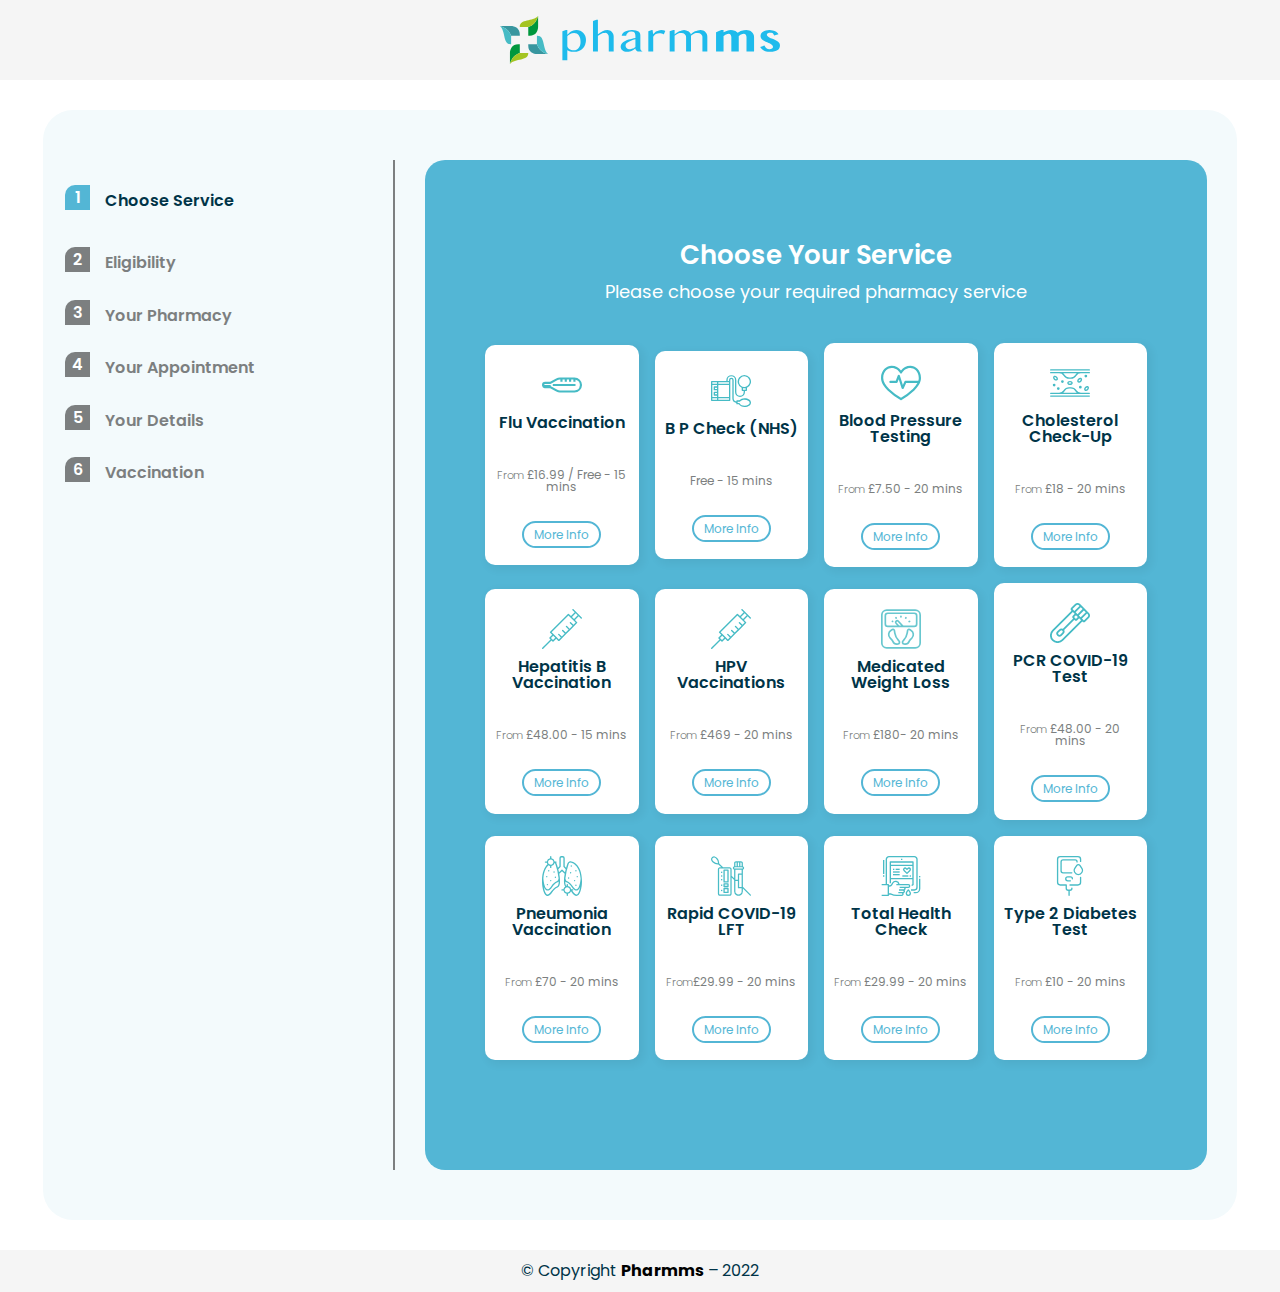
<file: index.html>
<!DOCTYPE html>
<html lang="en">

<head>
    <meta charset="UTF-8">
    <meta http-equiv="X-UA-Compatible" content="IE=edge">
    <meta name="viewport" content="width=device-width, initial-scale=1.0">
    <title>Pharmms</title>
    <meta content="" name="description">
    <meta content="" name="keywords">
    <!-- Favicons -->
    <link href="assets/img/favicon.svg" rel="icon">
    <link href="assets/img/apple-icon.svg" rel="apple-touch-icon">
    <!-- Google Fonts -->
    <link rel="preconnect" href="https://fonts.googleapis.com">
    <link rel="preconnect" href="https://fonts.gstatic.com" crossorigin>
    <link
        href="https://fonts.googleapis.com/css2?family=Poppins:ital,wght@0,100;0,200;0,300;0,400;0,500;0,600;0,700;0,800;0,900;1,100;1,200;1,300;1,400;1,500;1,600;1,700;1,800;1,900&display=swap"
        rel="stylesheet">
    <!-- Vendor CSS Files -->
    <link href="assets/vendor/bootstrap/css/bootstrap.min.css" rel="stylesheet" type="text/css">
    <link href="assets/vendor/fontawesome-free/css/all.min.css" rel="stylesheet" type="text/css" />
    <!-- Template Main CSS File -->
    <link rel="stylesheet" href="assets/css/style.css">
    <link rel="stylesheet" href="assets/css/responsive.css">
    <!-- =======================================================
  * Template Name: Pharmms - v1.0
  * Template URL: https://zohirs.com
  * Author: Zohir
  ======================================================== -->
</head>

<body>
    <!-- ======= Header ======= -->
    <header>
        <div class="container-fluid">
            <div class="header-wrapper">
                <img class="logo" src="assets/img/logo.svg" alt="">
            </div>
        </div>
    </header>
    <!-- End Header -->
    <!-- ======= Main ======= -->
    <section id="main-section">
        <div class="container-fluid">
            <div class="row form-wrapper">
                <div class="col-3 indicator-nav">
                    <div class="steps-content">
                        <div class="step-number deactive">1</div>
                        <ul class="steps-items">
                            <li class="active">
                                <div class="steps-item">
                                    <a href="index.html">Choose Service</a>
                                    <div class="step-item-info">
                                        <!-- <span>
                                            <svg xmlns="http://www.w3.org/2000/svg" width="26" height="23"
                                                viewBox="0 0 26 23">
                                                <path id="Path_2342" data-name="Path 2342"
                                                    d="M155.261,106.4c-2.994,0-6.861,2.735-6.861,8.161,0,3.028,1.863,5.86,4.322,8.357a45.08,45.08,0,0,0,8.306,6.376.7.7,0,0,0,.745,0,45.075,45.075,0,0,0,8.306-6.376c2.459-2.5,4.322-5.33,4.322-8.357,0-5.426-3.867-8.161-6.861-8.161a7.38,7.38,0,0,0-6.139,3.211,7.38,7.38,0,0,0-6.139-3.211Zm0,1.484a6.06,6.06,0,0,1,5.518,3.35.713.713,0,0,0,1.241,0,6.06,6.06,0,0,1,5.518-3.35c2.135,0,5.417,1.968,5.417,6.677a6.378,6.378,0,0,1-.293,1.855h-8.373a.721.721,0,0,0-.655.429l-1.027,2.33-1.964-6.329a.714.714,0,0,0-1.365-.023L158,116.416h-3.464a.711.711,0,0,0-.517.213.756.756,0,0,0,0,1.057.712.712,0,0,0,.517.213h3.972a.724.724,0,0,0,.677-.5l.722-2.029,1.885,6.086a.716.716,0,0,0,1.343.081l1.614-3.64h7.3a16.646,16.646,0,0,1-2.99,3.965,42.979,42.979,0,0,1-7.662,5.9,42.963,42.963,0,0,1-7.662-5.9c-2.326-2.363-3.893-4.919-3.893-7.3,0-4.709,3.282-6.677,5.417-6.677Z"
                                                    transform="translate(-148.4 -106.4)" fill="#46bbc5" />
                                            </svg>
                                            Blood Pressure Testing
                                        </span>
                                        <a href="index.html"><i class="fa fa-pen"></i></a> -->
                                    </div>
                                </div>
                            </li>
                            <li class="">
                                <div class="steps-item">
                                    <a href="eligibility.html">Eligibility</a>
                                    <div class="step-item-info">
                                        <span>You’re eligible</span>
                                        <a href="eligibility.html"><i class="fa fa-pen"></i></a>
                                    </div>
                                </div>
                            </li>
                            <li class="">
                                <div class="steps-item">
                                    <a href="pharmacy.html">Your Pharmacy</a>
                                    <div class="step-item-info">
                                        <span>Saltaire
                                            20a Bingley Road Shipley
                                            Shipley West Yorkshire
                                            BD18 4RS</span>
                                        <a href="pharmacy.html"><i class="fa fa-pen"></i></a>
                                    </div>
                                </div>
                            </li>
                            <li class="">
                                <div class="steps-item">
                                    <a href="appointment.html">Your Appointment</a>
                                    <div class="step-item-info">
                                        <span>26 Jan 2023<br>
                                            12:40 to 13:00</span>
                                        <a href="appointment.html"><i class="fa fa-pen"></i></a>
                                    </div>
                                </div>
                            </li>
                            <li class="">
                                <div class="steps-item">
                                    <a href="details.html">Your Details</a>
                                    <div class="step-item-info">
                                        <span> </span>
                                        <a href="details.html"><i class="fa fa-pen"></i></a>
                                    </div>
                                </div>
                            </li>
                            <li class="">
                                <div class="steps-item">
                                    <a href="vaccination.html">Vaccination</a>
                                    <div class="step-item-info">
                                        <span> </span>
                                    </div>
                                </div>
                            </li>
                        </ul>
                    </div>
                </div>
                <div class="col-9 form-content">
                    <!-- Start Choose Service -->
                    <div class="main-form active">
                        <div class="form-head">
                            <h2>Choose Your Service</h2>
                            <p>Please choose your required pharmacy service</p>
                        </div>
                        <div class="form-body">
                            <div class="service-items">
                                <div class="service-item">
                                    <img class="service-icon" src="assets/img/service-icons/service-icons (1).svg">
                                    <h5>Flu Vaccination</h5>
                                    <p><small>From </small>£16.99 / Free - 15 mins</p>
                                    <a class="btn-more" href="eligibility.html">More Info</a>
                                </div>
                                <div class="service-item">
                                    <img class="service-icon" src="assets/img/service-icons/service-icons (7).svg">
                                    <h5>B P Check (NHS)</h5>
                                    <p>Free - 15 mins</p>
                                    <a class="btn-more" href="eligibility.html">More Info</a>
                                </div>
                                <div class="service-item">
                                    <img class="service-icon" src="assets/img/service-icons/service-icons (8).svg">
                                    <h5>Blood Pressure Testing</h5>
                                    <p><small>From </small>£7.50 - 20 mins</p>
                                    <a class="btn-more" href="eligibility.html">More Info</a>
                                </div>
                                <div class="service-item">
                                    <img class="service-icon" src="assets/img/service-icons/service-icons (2).svg">
                                    <h5>Cholesterol Check-Up </h5>
                                    <p><small>From </small>£18 - 20 mins</p>
                                    <a class="btn-more" href="eligibility.html">More Info</a>
                                </div>
                                <div class="service-item">
                                    <img class="service-icon" src="assets/img/service-icons/service-icons (9).svg">
                                    <h5>Hepatitis B Vaccination</h5>
                                    <p><small>From </small>£48.00 - 15 mins</p>
                                    <a class="btn-more" href="eligibility.html">More Info</a>
                                </div>
                                <div class="service-item">
                                    <img class="service-icon" src="assets/img/service-icons/service-icons (10).svg">
                                    <h5>HPV Vaccinations </h5>
                                    <p><small>From </small>£469 - 20 mins</p>
                                    <a class="btn-more" href="eligibility.html">More Info</a>
                                </div>
                                <div class="service-item">
                                    <img class="service-icon" src="assets/img/service-icons/service-icons (3).svg">
                                    <h5>Medicated Weight Loss </h5>
                                    <p><small>From </small>£180- 20 mins</p>
                                    <a class="btn-more" href="eligibility.html">More Info</a>
                                </div>
                                <div class="service-item">
                                    <img class="service-icon" src="assets/img/service-icons/service-icons (11).svg">
                                    <h5>PCR COVID-19 Test</h5>
                                    <p><small>From </small>£48.00 - 20 mins</p>
                                    <a class="btn-more" href="eligibility.html">More Info</a>
                                </div>
                                <div class="service-item">
                                    <img class="service-icon" src="assets/img/service-icons/service-icons (4).svg">
                                    <h5>Pneumonia Vaccination</h5>
                                    <p><small>From </small>£70 - 20 mins</p>
                                    <a class="btn-more" href="eligibility.html">More Info</a>
                                </div>
                                <div class="service-item">
                                    <img class="service-icon" src="assets/img/service-icons/service-icons (5).svg">
                                    <h5>Rapid COVID-19 LFT</h5>
                                    <p><small>From</small>£29.99 - 20 mins</p>
                                    <a class="btn-more" href="eligibility.html">More Info</a>
                                </div>
                                <div class="service-item">
                                    <img class="service-icon" src="assets/img/service-icons/service-icons (6).svg">
                                    <h5>Total Health Check</h5>
                                    <p><small>From </small>£29.99 - 20 mins</p>
                                    <a class="btn-more" href="eligibility.html">More Info</a>
                                </div>
                                <div class="service-item">
                                    <img class="service-icon" src="assets/img/service-icons/service-icons (12).svg">
                                    <h5>Type 2 Diabetes Test</h5>
                                    <p><small>From </small>£10 - 20 mins</p>
                                    <a class="btn-more" href="eligibility.html">More Info</a>
                                </div>
                            </div>
                        </div>
                    </div>
                    <!-- End Choose Service -->
                </div>
            </div>
        </div>
    </section>
    <!-- End main -->
    <!-- ======= Footer ======= -->
    <footer>
        <div class="container-fluid">
            <div class="footer-wrapper">
                <p class="copyright">© Copyright <a href="#">Pharmms</a> – 2022</p>
            </div>
        </div>
    </footer>
    <!-- Vendor JS Files -->
    <script src="assets/vendor/bootstrap/js/bootstrap.bundle.min.js"></script>

    <!-- Template Main JS File -->
    <script src="assets/js/main.js"></script>
</body>

</html>
</file>
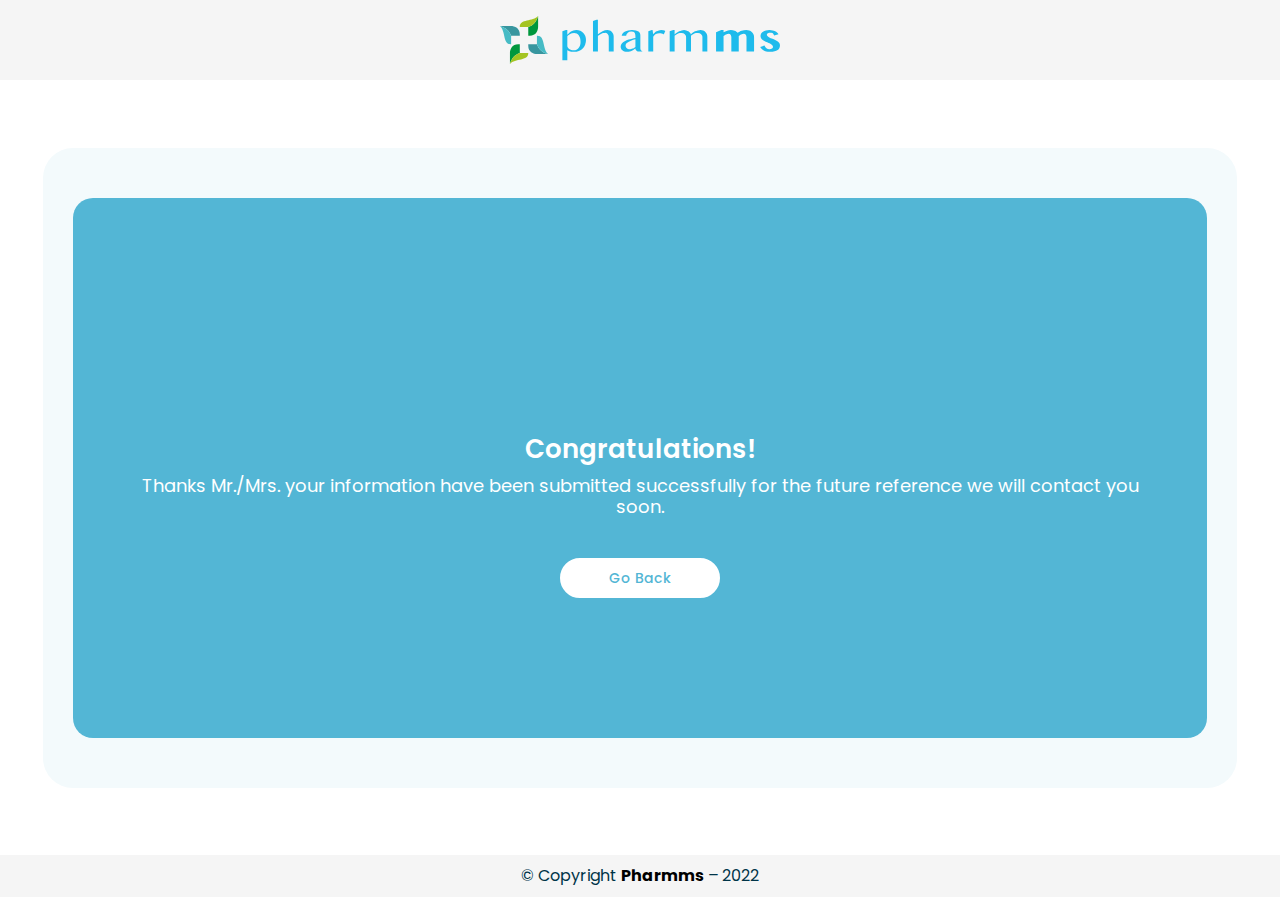
<file: thank-you.html>
<!DOCTYPE html>
<html lang="en">

<head>
    <meta charset="UTF-8">
    <meta http-equiv="X-UA-Compatible" content="IE=edge">
    <meta name="viewport" content="width=device-width, initial-scale=1.0">
    <title>Pharmms</title>
    <meta content="" name="description">
    <meta content="" name="keywords">
    <!-- Favicons -->
    <link href="assets/img/favicon.svg" rel="icon">
    <link href="assets/img/apple-icon.svg" rel="apple-touch-icon">
    <!-- Google Fonts -->
    <link rel="preconnect" href="https://fonts.googleapis.com">
    <link rel="preconnect" href="https://fonts.gstatic.com" crossorigin>
    <link
        href="https://fonts.googleapis.com/css2?family=Poppins:ital,wght@0,100;0,200;0,300;0,400;0,500;0,600;0,700;0,800;0,900;1,100;1,200;1,300;1,400;1,500;1,600;1,700;1,800;1,900&display=swap"
        rel="stylesheet">
    <!-- Vendor CSS Files -->
    <link href="assets/vendor/bootstrap/css/bootstrap.min.css" rel="stylesheet" type="text/css">
    <link href="assets/vendor/fontawesome-free/css/all.min.css" rel="stylesheet" type="text/css" />
    <!-- Template Main CSS File -->
    <link rel="stylesheet" href="assets/css/style.css">
    <link rel="stylesheet" href="assets/css/responsive.css">
    <!-- =======================================================
  * Template Name: Pharmms - v1.0
  * Template URL: https://zohirs.com
  * Author: Zohir
  ======================================================== -->
</head>

<body>
    <!-- ======= Header ======= -->
    <header>
        <div class="container-fluid">
            <div class="header-wrapper">
                <img class="logo" src="assets/img/logo.svg" alt="">
            </div>
        </div>
    </header>
    <!-- End Header -->
    <!-- ======= Main ======= -->
    <section id="main-section">
        <div class="container-fluid">
            <div class="row form-wrapper">                
                <div class="col-12 form-content" id="congratulations">
                   <!-- Start Congratulations -->
                   <div class="main-form">
                    <svg class="cong_checkmark" xmlns="http://www.w3.org/2000/svg" viewBox="0 0 52 52">
                        <circle class="cong_checkmark__circle" cx="26" cy="26" r="25" fill="none" />
                        <path class="cong_checkmark__check" fill="none" d="M14.1 27.2l7.1 7.2 16.7-16.8" />
                    </svg>
                    <div class="form-head">
                        <h2>Congratulations!</h2>
                        <p>Thanks Mr./Mrs. <span class="shown_name"></span> your information have been submitted
                            successfully for the future reference we will contact you soon.</p>
                            <button class="main-btn" onclick="window.location.href='index.html'">Go Back</button>
                    </div>
                </div>
                <!-- End Congratulations -->                 
                    
                </div>
            </div>
        </div>
    </section>
    <!-- End main -->
    <!-- ======= Footer ======= -->
    <footer>
        <div class="container-fluid">
            <div class="footer-wrapper">
                <p class="copyright">© Copyright <a href="#">Pharmms</a> – 2022</p>
            </div>
        </div>
    </footer>
    <!-- Vendor JS Files -->
    <script src="assets/vendor/bootstrap/js/bootstrap.bundle.min.js"></script>

    <!-- Template Main JS File -->
    <script src="assets/js/main.js"></script>
</body>

</html>
</file>
<file: assets/css/style.css>
/**
* Template Name: Pharmms - v1.0
* Template URL: https://zohirs.com
* Author: Zohir
*/


/**
* Google Fonts
*/

@import url('https://fonts.googleapis.com/css2?family=Poppins:ital,wght@0,100;0,200;0,300;0,400;0,500;0,600;0,700;0,800;0,900;1,100;1,200;1,300;1,400;1,500;1,600;1,700;1,800;1,900&display=swap');

:root {

    --ph-main: #53B6D5;
    --ph-light: rgb(243, 250, 252);
    --ph-dark: rgb(245, 245, 245);
    --ph-white: rgb(255, 255, 255);
    --ph-text: rgb(124, 127, 128);
    --ph-text-active: rgb(0, 52, 72);
    --ph-red: rgb(212, 34, 11);
    --ph-green: rgb(53, 197, 17);
    --ph-black: rgb(0, 0, 0);
    --ph-shadow: 3px 3px 8px 2px rgb(0 0 0 / 5%);
    --ph-font-primary: 'Poppins', sans-serif;
    --ph-font-secondary: "Montserrat", sans-serif;
}

/*--------------------------------------------------------------
  # General
  --------------------------------------------------------------*/
* {
    padding: 0;
    margin: 0;
}

::-webkit-scrollbar {
    width: 5px;
}

/* Track */
::-webkit-scrollbar-track {
    background: var(--ph-light)
}

/* Handle */
::-webkit-scrollbar-thumb {
    background: var(--ph-main)
}

/* Handle on hover */
::-webkit-scrollbar-thumb:hover {
    background: var(--ph-main)
}

body {
    font-family: var(--ph-font-primary);
    font-size: 16px;
    line-height: 1.4em;
    width: 100%;
    height: 100vh;
}

a {
    color: initial;
    text-decoration: none;
    transition: all ease-in-out 0.2s;
}

a:hover {
    color: var(--ph-text-active);
    text-decoration: none;
}

h1,
h2,
h3,
h4,
h5,
h6 {
    font-weight: 600;
    line-height: 1.2em;
}

p {
    font-size: 16px;
    color: var(--ph-text);
    margin-bottom: 15px;
}

img {
    max-width: 100%;
}

input,
select,
textarea,
button {
    outline: none;
}

.warning {
    border: 1px solid var(--ph-red) !important;
}

.active {
    display: block !important;
}

.deactive {
    display: none !important;
}

.container-fluid {
    padding-left: 25px;
    padding-right: 25px;
}


/*--------------------------------------------------------------
# Header
--------------------------------------------------------------*/

header {
    background: var(--ph-dark);
    min-height: 80px;
    align-items: center;
    display: flex;
    padding: 10px 0;
}

header .header-wrapper {
    align-items: center;
    display: flex;
    justify-content: center;
}

header img.logo {
    width: 280px;
    padding: 0;
    margin: 0;
    text-align: center;
}


/*--------------------------------------------------------------
# Main Content
--------------------------------------------------------------*/

#main-section {
    background: var(--ph-white);
    min-height: calc(100vh - 125px);
    height: auto;
    align-items: center;
    display: flex;
    padding: 30px;
}

#main-section .form-wrapper {
    display: -webkit-box;
    display: -webkit-flex;
    display: -ms-flexbox;
    flex-wrap: wrap;
    align-items: flex-start;
    padding: 50px 30px;
    background: var(--ph-light);
    border: none;
    border-radius: 30px;
    /* box-shadow: var(--ph-shadow); */
}

/*Left-side-start*/
#main-section .indicator-nav {
    width: 320px;
    max-width: 100%;
    padding: 0;
    padding-right: 30px;
    border: none;
    display: flex;
    flex-direction: column;
}

.steps-content {
    color: var(--ph-text-active);
}

.steps-items {
    list-style: none;
    font-size: 16px;
    font-weight: 600;
    counter-reset: container 0;
    background-color: transparent;
}

.steps-items li {
    position: relative;
    width: 100%;
    text-align: left;
    margin: 30px 0px;
    counter-increment: container 1;
    color: var(--ph-text);
}
.steps-items li a{
    position: relative;
    cursor: pointer;
    margin-bottom: 10px;
    color: var(--ph-text);
}

.steps-items li.active a,
.steps-items li:hover a {
    color: var(--ph-text-active);
}

.steps-items li .step-item-info {
    display: none;
    font-size: 10px;
    line-height: 1.2;
    color: var(--ph-text);
    font-size: 10px;
    font-weight: 300;
    margin-top: 10px;
}

.steps-items li.active .step-item-info {
    display: flex;
    align-items: center;
    justify-content: space-between;
}

.steps-items li.active .step-item-info a {
    font-size: 16px;
    color: var(--ph-main);
    width: 20px;
}

.steps-items li::before {
    content: counter(container);
    line-height: 25px;
    text-align: center;
    position: absolute;
    height: 25px;
    width: 25px;
    border: none;
    border-radius: 10px 0 0 0;
    left: -40px;
    top: -5px;
    z-index: 10;
    background-color: var(--ph-text);
    color: var(--ph-white);
}

.steps-items li.active::before {
    background-color: var(--ph-main);
    color: var(--ph-white);
}

/* .steps-items li::after {
    content: '';
    position: absolute;
    height: 90px;
    width: 2px;
    background-color: var(--ph-white);
    z-index: 1;
    left: -27px;
    top: -70px;
}

.steps-items li.active::after {
    background-color: var(--ph-white);
}

.steps-items li:first-child:after {
    display: none;
} */

/*left-side-end*/

/*Right-side-start*/
#main-section .form-content {
    width: calc(100% - 320px);
    max-width: 100%;
    padding: 0;
    padding-left: 30px;
    border: none;
    border-left: 2px solid var(--ph-text);
    display: flex;
    flex-direction: column;
}

#main-section .form-content .main-form {    
    padding: 80px 60px;
    background: var(--ph-main);
    width: 100%;
    border: none;
    border-radius: 20px;
    position: relative;
    min-height: 60vh;
}

.form-head {
    text-align: center;
}

.form-head h2 {
    font-size: 26px;
    margin-bottom: 10px;
    color: var(--ph-white);
}

.form-head p {
    font-size: 18px;
    line-height: 1.2;
    margin-bottom: 10px;
    color: var(--ph-white);
}

.form-head .buttons {
    position: absolute;
    top: 20px;
    left: 20px;
    right: 20px;
    display: flex;
    justify-content: space-between;
}

.form-head .buttons button {
    height: 30px;
    width: 30px;
    padding: 5px;
    border: 2px solid var(--ph-white);
    border-radius: 20px;
    cursor: pointer;
    font-size: 16px;
    font-weight: 600;
    line-height: 1;
    background-color: var(--ph-white);
    color: var(--ph-main);
}

.form-sub-title h3 {
    font-size: 18px;
    color: var(--ph-white);
}

.form-sub-title p {
    font-size: 16px;
    color: var(--ph-white);
}

.form-body {
    margin: 0;
    padding: 30px 0;
    display: block;
    width: 100%;
    color: var(--ph-white);
}

.form-body p {
    margin: 0;
    padding: 30px 0;
    width: 100%;
    color: var(--ph-white);
}

.form-btn-group {
    display: flex;    
    flex-wrap: wrap;
    gap: 20px;
    margin-top: 30px;
}

.form-footer {
    display: flex;
    justify-content: flex-end;
    gap: 20px;
    position: absolute;
    bottom: 30px;
    left: 30px;
    right: 30px;
}

button.main-btn {
    height: 40px;
    width: auto;
    min-width: 160px;
    padding: 10px 20px;
    border: 2px solid var(--ph-white);
    border-radius: 20px;
    cursor: pointer;
    font-size: 14px;
    font-weight: 500;
    line-height: 1;
    background-color: var(--ph-white);
    color: var(--ph-main);
}

button.outline-btn {
    height: 40px;
    width: auto;
    min-width: 160px;
    padding: 10px 20px;
    border: 2px solid var(--ph-white);
    border-radius: 20px;
    cursor: pointer;
    font-size: 14px;
    font-weight: 500;
    line-height: 1;
    background-color: transparent;
    color: var(--ph-white);
}

/* Choose Service */
.service-items {
    display: flex;
    align-items: center;
    justify-content: center;
    gap: 16px;
    width: 100%;
    flex-wrap: wrap;
}

.service-items .service-item {
    display: block;
    background: var(--ph-white);
    border: none;
    border-radius: 10px;
    text-align: center;
    padding: 20px 10px;
    width: calc(25% - 12px);
    box-shadow: var(--ph-shadow);
}

.service-items .service-item .service-icon {
    display: inline;
    border: none;
    outline: none;
    text-align: center;
    margin-bottom: 10px;
    width: 40px;
    height: 40px;
}

.service-items .service-item h5 {
    font-size: 16px;
    font-weight: 600;
    line-height: 1;
    color: var(--ph-text-active);
}

.service-items .service-item p {
    font-size: 12px;
    font-weight: 400;
    line-height: 1;
    color: var(--ph-text);
}

.service-items .service-item p small {
    font-size: 11px;
    font-weight: 300;
}

.service-items .service-item .btn-more {
    width: auto;
    min-width: 90px;
    padding: 3px 10px;
    border: 2px solid var(--ph-main);
    border-radius: 15px;
    cursor: pointer;
    font-size: 12px;
    font-weight: 400;
    line-height: 1;
    background-color: var(--ph-white);
    color: var(--ph-main);
}

/* Eligibility */
.form-check {
    display: block;
    margin: 0;
    margin-bottom: 20px;
}

.form-check {
    display: block;
    margin: 0;
    margin-bottom: 20px;
}

.form-lable {
    color: var(--ph-white);
    font-size: 18px;
}

/* Pharmacy */
.form-note {
    background: rgba(255, 255, 255, 0.3);
    padding: 10px 20px;
    margin: 0;
    margin-bottom: 30px;
    border: none;
    border-radius: 10px;
    position: relative;
    box-shadow: var(--ph-shadow);
}

.form-note p {
    color: var(--ph-text-active);
    font-size: 14px;
    font-style: italic;
    padding: 0;
    margin: 0;
    margin-left: 30px;
    max-width: calc(100% - 30px);
}

.form-note p::before {
    content: "i";
    font-weight: bold;
    font-style: normal;
    line-height: 1.2;
    text-align: center;
    padding: 5px;
    width: 25px;
    height: 25px;
    display: block;
    color: var(--ph-white);
    background: var(--ph-main);
    border: none;
    border-radius: 25px;
    position: absolute;
    left: 15px;
    top: 10px;
}

.search-postcode {
    position: relative;
    color: var(--ph-white);
    display: inline-block;
    width: 100%;
    max-width: 380px;
}

.search-postcode input {
    text-indent: 10px;
    height: 40px;
    width: 100%;
    padding: 10px 20px;
    border: 2px solid var(--ph-white);
    border-radius: 20px;
    font-size: 14px;
    font-weight: 500;
    line-height: 1;
    background-color: transparent;
    color: var(--ph-white);
    outline: none;
}

.search-postcode input::placeholder {
    color: var(--ph-white);
}

.search-postcode button {
    position: absolute;
    top: 0;
    bottom: 0;
    left: auto;
    right: 10px;
    width: 40px;
    height: 40px;
    background: transparent;
    border: none;
    color: var(--ph-white);
    font-size: 18px;
}

.use-location {
    height: 40px;
    width: auto;
    min-width: 160px;
    padding: 10px 20px;
    border: 2px solid var(--ph-white);
    border-radius: 20px;
    cursor: pointer;
    font-size: 14px;
    font-weight: 500;
    line-height: 1;
    background-color: transparent;
    color: var(--ph-white);
}

.use-location i {
    margin-right: 15px;
}

.map-location {
    margin: 30px 0px;
    border: none;
    border-radius: 20px;
}

.map-location iframe {
    border: none;
    border-radius: 10px;
}

.suggested-location {
    margin: 0;
}

.suggested-location .location-group {
    margin: 0;
    position: relative;
}

.location-group .location-items {
    margin: 30px 0;
    padding: 10px 0;
    position: relative;
    display: flex;
    flex-direction: row;
    flex-wrap: wrap;
    gap: 10px;
    justify-content: space-between;
    border: none;
    border-bottom: 1px solid var(--ph-text);
}

.location-items .location-name {
    display: block;
    width: 100%;
    font-size: 24px;
    font-weight: bold;
    color: var(--ph-white);
}

.location-items .location-details {
    display: block;
    width: calc(80% - 10px);
}

.location-items .location-details p {
    font-size: 14px;
    color: var(--ph-white);
}

.location-items .location-details a {
    font-size: 14px;
    font-weight: 500;
    text-decoration: underline;
    color: var(--ph-white);
}

.location-items .location-action {
    display: inline-flex;
    width: 20%;
    flex-direction: column;
    justify-content: flex-end;
    align-items: flex-end;
}

.location-items .location-action p {
    font-size: 12px;
    color: var(--ph-white);
    text-align: end;
}


.suggested-location .load-more {
    margin: 0;
    margin-top: 30px;
    display: flex;
    align-items: center;
    justify-content: center;
    text-align: center;
}

.suggested-location .load-more .load-more-btn {
    height: auto;
    width: auto;
    min-width: 160px;
    padding: 10px;
    border: none;
    cursor: pointer;
    font-size: 14px;
    font-weight: 500;
    line-height: 1;
    text-decoration: underline;
    background-color: transparent;
    color: var(--ph-white);
}

/* Appointment */
.appointment-calender {
    display: block;
    width: 480px;
    max-width: 100%;
    padding: 30px;
    border-radius: 30px;
    background: var(--ph-white);
    box-shadow: var(--ph-shadow);
}

.month {
    padding: 20px;
    width: 100%;
    text-align: center;
}

.month ul {
    list-style: none;
    margin: 0;
    padding: 0;
}

.month ul li {
    color: var(--ph-text-active);
    font-size: 16px;
    font-weight: 500;
}

.month .prev {
    float: left;
    padding-top: 10px;
}

.month .next {
    float: right;
    padding-top: 10px;
}

.weekdays {
    margin: 0;
    padding: 10px;
    display: flex;
    gap: 10px;
}

.weekdays li {
    display: inline-block;
    width: calc((100% / 7) - 10px);
    padding: 10px 5px;
    font-weight: 500;
    text-align: center;
    color: var(--ph-white);
    background-color: var(--ph-text);
    border: none;
    border-radius: 10px;
    cursor: pointer;
}

.days {
    margin: 0;
    padding: 10px;
    display: flex;
    gap: 10px;
    flex-direction: row;
    flex-wrap: wrap;
}

.days li {
    display: inline-block;
    width: calc((100% / 7) - 10px);
    padding: 10px 5px;
    text-align: center;
    border: 1px solid transparent;
    border-radius: 50px;
    color: var(--ph-text-active);
    cursor: pointer;
}

.days li.date-active {
    color: var(--ph-white);
    background-color: var(--ph-main);
}

.days li.date-bordered {
    border: 1px solid var(--ph-main);
}

hr.line {
    background: var(--ph-white);
    height: 2px;
    width: 100%;
}

.appoint-times {
    display: flex;
    flex-wrap: wrap;
    align-items: flex-start;
    justify-content: flex-start;
    width: 100%;
    gap: 20px;
}

.appoint-times .time-lable {
    width: calc((100% / 7) - 18px);
    display: inline-block;
    padding: 5px 10px;
    border: none;
    border-radius: 20px;
    cursor: pointer;
    text-align: center;
    color: var(--ph-text-active);
    background: var(--ph-white);
    box-shadow: var(--ph-shadow);
    transition: all 0.9s;
}

.appoint-times .time-lable.time-active,
.appoint-times .time-lable:hover {
    color: var(--ph-white);
    background: var(--ph-text-active);
    box-shadow: var(--ph-shadow);
}

/* Your Details  */
.personal-details .form-group {
    margin-bottom: 30px;
}

.personal-details .form-group label {
    display: block;
    margin-bottom: 10px;
}

.personal-details .form-group input,
.personal-details .form-group select {
    height: 40px;
    width: 100%;
    padding: 10px 20px;
    border: 2px solid var(--ph-white);
    border-radius: 20px;
    font-size: 14px;
    font-weight: 500;
    line-height: 1;
    background-color: transparent;
    color: var(--ph-white);
    outline: none;
}

.personal-details .form-group input::placeholder {
    color: var(--ph-white);
    opacity: 0;
}

.form-group input[type=checkbox],
.form-group input[type="radio"] {
    height: 20px;
    width: 20px;
    padding: 10px 10px;
    margin-right: 10px;
    font-size: 14px;
    font-weight: 500;
    line-height: 1;
    background-color: var(--ph-main);
    color: var(--ph-white);
    border: 2px solid var(--ph-white);
    border-radius: 5px;
    outline: none;
    position: relative;
    display: inline-block;
    cursor: pointer;
    line-height: 0;
    vertical-align: text-top;
    opacity: .8;
}

.form-group .form-check label,
.form-group .form-check label {
    display: block;
}

.form-group input[type=checkbox]:hover,
.form-group input[type="radio"]:hover {
    opacity: 1;
}

.form-group input[type=checkbox]:checked,
.form-group input[type="radio"]:checked {
    background-color: var(--ph-main);
    opacity: 1;
}

/* Vaccination */

.vaccination .form-btn-group {
    display: flex;
    justify-content: center;
}

.more-applies {
    text-align: center;
    margin: 30px 0;
}

.more-applies p {
    text-align: center;
    margin: 0;
    padding: 0;
}

.by-vaccination {
    display: flex;
    justify-content: flex-start;
    gap: 20px;
    width: 100%;
    flex-wrap: wrap;
    flex-direction: row;
    margin-top: 50px;
}

.by-vaccination .form-group {
    display: block;
    width: calc((100% / 3) - 15px);
}

/*--------------------------------------------------------------
# Congratulations
--------------------------------------------------------------*/
#congratulations.form-content {
    width: 100%;
    padding: 0;
    padding-left: initial;
    border-left: none;
}
#congratulations.form-content button {
    margin-top: 30px;
}
.cong_checkmark__circle {
    stroke-dasharray: 166;
    stroke-dashoffset: 166;
    stroke-width: 2;
    stroke-miterlimit: 10;
    stroke: var(--ph-white);
    fill: none;
    animation: stroke 0.6s cubic-bezier(0.65, 0, 0.45, 1) forwards;
}

.cong_checkmark {
    width: 56px;
    height: 56px;
    border-radius: 50%;
    display: block;
    stroke-width: 2;
    stroke: var(--ph-main);
    stroke-miterlimit: 10;
    margin: 50px auto;
    box-shadow: inset 0px 0px 0px var(--ph-white);
    animation: fill .4s ease-in-out .4s forwards, scale .3s ease-in-out .9s both;
}

.cong_checkmark__check {
    transform-origin: 50% 50%;
    stroke-dasharray: 48;
    stroke-dashoffset: 48;
    animation: stroke 0.3s cubic-bezier(0.65, 0, 0.45, 1) 0.8s forwards;
}

@keyframes stroke {
    100% {
        stroke-dashoffset: 0;
    }
}

@keyframes scale {

    0%,
    100% {
        transform: none;
    }

    50% {
        transform: scale3d(1.1, 1.1, 1);
    }
}

@keyframes fill {
    100% {
        box-shadow: inset 0px 0px 0px 30px var(--ph-white);
    }
}


/*--------------------------------------------------------------
# Footer
--------------------------------------------------------------*/

footer {
    background: var(--ph-dark);
    color: var(--ph-text-active);
    min-height: 30px;
    align-items: center;
    display: flex;
    padding: 10px 0;
}

.footer-wrapper {
    display: flex;
    justify-content: center;
    align-items: center;
}

p.copyright {
    margin-bottom: 0;
    color: var(--ph-text-active);
}

p.copyright a {
    font-weight: bold;
}
</file>
<file: assets/css/responsive.css>
/*--------------------------------------------------------------
# Responsive
--------------------------------------------------------------*/

@media (max-width: 1024px) {
    .container-fluid {
        padding-left: 15px;
        padding-right: 15px;
    }

    header {
        min-height: 60px;
        padding: 10px 0;
    }

    header img.logo {
        width: 180px;
    }

    #main-section {
        min-height: calc(100vh - 150px);
        padding: 30px;
    }

    #main-section .form-wrapper {
        padding: 30px 20px;
        border-radius: 20px;
    }

    /*Left-side-start*/
    #main-section .indicator-nav {
        width: 200px;
        padding-right: 20px;
    }

    .steps-items {
        font-size: 14px;
    }

    .steps-items li {
        margin: 20px 0px;
    }

    .steps-items li.active .step-item-info a {
        font-size: 14px;
        width: 15px;
    }

    .steps-items li::before {
        line-height: 20px;
        height: 20px;
        width: 20px;
        border-radius: 8px 0 0 0;
        left: -30px;
        top: 0px;
    }

    /*Right-side-start*/

    #main-section .form-content {
        width: calc(100% - 200px);
        padding-left: 20px;
        border: none;
        border-left: 1px solid var(--ph-text);
    }

    #main-section .form-content .main-form {
        padding: 60px 30px;
        border: none;
        border-radius: 15px;
        min-height: 50vh;
    }

    .form-head h2 {
        font-size: 18px;
        margin-bottom: 5px;
    }

    .form-head p {
        font-size: 14px;
        margin-bottom: 5px;
        color: var(--ph-white);
    }

    .form-head .buttons {
        top: 15px;
        left: 15px;
        right: 15px;
    }

    .form-sub-title h3 {
        font-size: 16px;
    }

    .form-sub-title p {
        font-size: 14px;
    }

    .form-body {
        padding: 20px 0;
        width: 100%;
    }

    .form-body p {
        padding: 20px 0;
    }

    .form-btn-group {
        display: flex;
        gap: 20px;
        margin-top: 30px;
    }

    .form-footer {
        position: relative;
        justify-content: center;
        flex-direction: column;
        bottom: 0;
        left: 0;
        right: 0;
        margin-top: 30px;
    }

    button.main-btn {
        height: 40px;
        min-width: 140px;
        padding: 10px 20px;
        border-radius: 20px;
        font-size: 14px;
    }

    button.outline-btn {
        height: 40px;
        min-width: 140px;
        padding: 10px 20px;
        border-radius: 20px;
        font-size: 14px;
    }

    .service-items .service-item {
        border-radius: 10px;
        padding: 20px 10px;
        width: calc(33.33% - 12px);
    }

    .service-items .service-item h5 {
        font-size: 14px;
    }

    .service-items .service-item p small {
        font-size: 10px;
    }

    .form-lable {
        font-size: 14px;
    }

    .form-note p {
        font-size: 14px;
        padding: 0;
        margin: 0;
        margin-left: 30px;
        max-width: calc(100% - 30px);
    }

    .form-note p::before {
        padding: 5px;
        width: 25px;
        height: 25px;
        border-radius: 25px;
        left: 15px;
        top: 15px;
    }


    .search-postcode {
        width: 100%;
        max-width: 100%;
    }

    .search-postcode input {
        height: 40px;
        min-width: 100%;
        padding: 10px 20px;
        border-radius: 20px;
        font-size: 14px;
    }

    .use-location {
        height: 40px;
        min-width: 100%;
        padding: 10px 20px;
        border-radius: 20px;
        font-size: 14px;
    }

    .appoint-times .time-lable {
        width: calc((100% / 4) - 16px);
    }

    .by-vaccination .form-group {
        display: block;
        width: calc((100% / 2) - 10px);
    }

}


@media (max-width: 768px) {

    #main-section .form-wrapper {
        flex-direction: column;
        -webkit-flex-direction: column;
    }

    #main-section .indicator-nav {
        display: none;
    }

    /*Right-side-start*/

    #main-section .form-content {
        width: 100%;
        max-width: 100%;
        padding: 0;
        padding-left: 0;
        border-left: none;
    }

    .form-footer {
        position: relative;
        justify-content: center;
        flex-direction: column;
        bottom: 0;
        left: 0;
        right: 0;
        margin-top: 30px;
    }

    .service-items .service-item {
        border-radius: 10px;
        padding: 20px 10px;
        width: calc(50% - 8px);
    }

    .appoint-times .time-lable {
        width: calc((100% / 3) - 15px);
    }

    .by-vaccination .form-group {
        display: block;
        width: calc((100% / 2) - 10px);
    }

}
</file>
